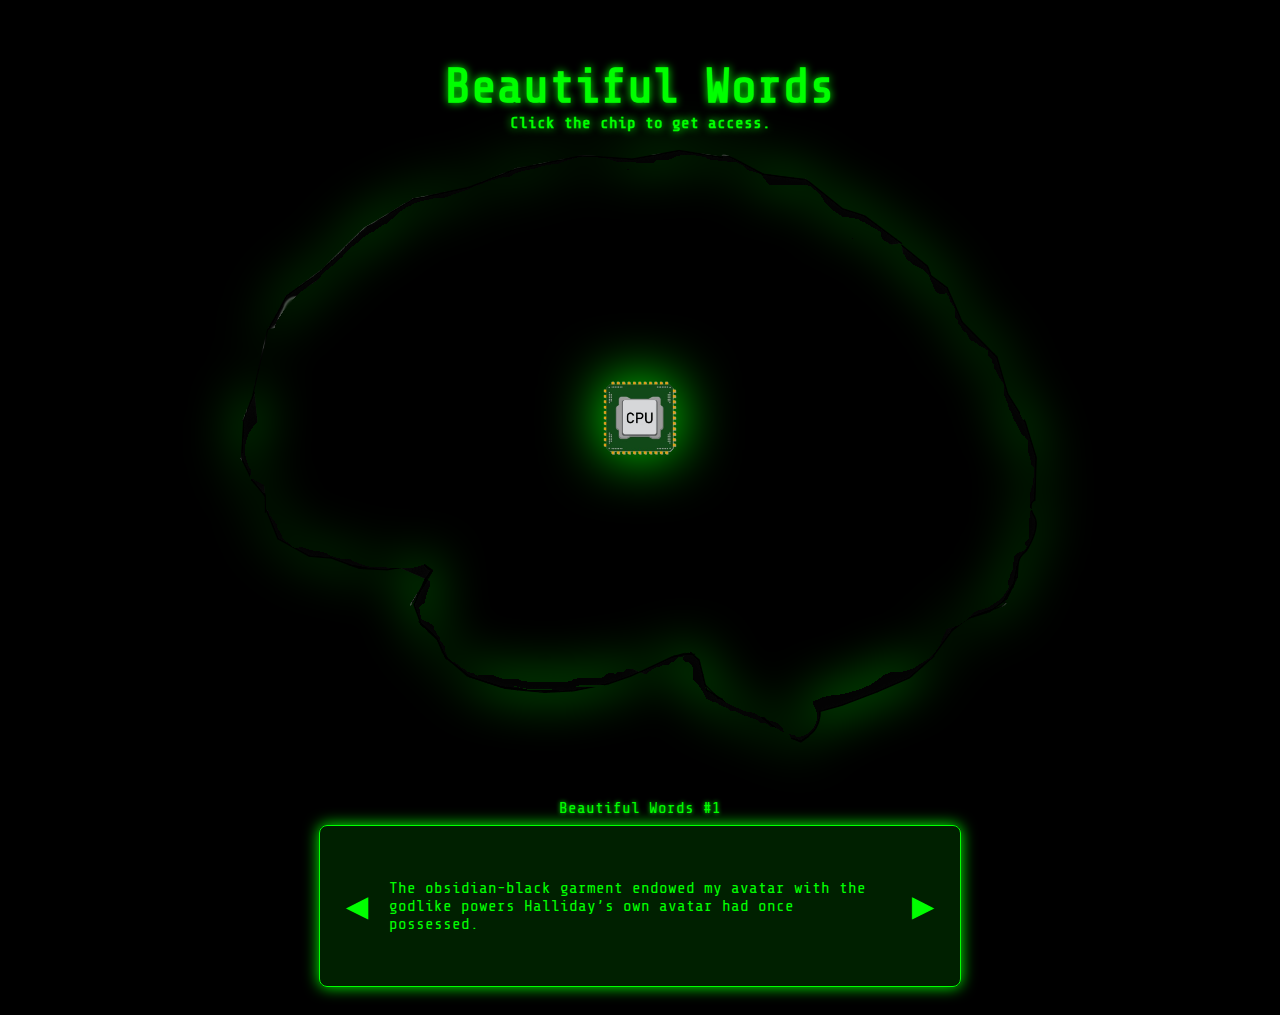
<file: index.html>
<!DOCTYPE html>
<html lang="en">
  <head>
    <meta charset="UTF-8" />
    <meta name="viewport" content="width=device-width, initial-scale=1.0" />
    <title>Merging Minds with Machines</title>
    <link rel="stylesheet" href="style.css" />
    <link
      href="https://fonts.googleapis.com/css2?family=Share+Tech+Mono&display=swap"
      rel="stylesheet"
    />
    <script src="script.js" defer></script>
  </head>
  <body class="lock-scroll">
    <h1>Beautiful Words</h1>
    <h2>Click the chip to get access.</h2>

    <div class="image-container">
      <img src="brain_nobg.png" class="brain" alt="Brain illustration" />

      <div id="chip">
        <img src="chip.png" alt="Chip" />
        <span class="chip-message"></span>
      </div>
    </div>

    <div class="text-display-container">
      <div class="sentence-counter">
        Beautiful Words #<span id="sentence-number">1</span>
      </div>
      <div class="text-display">
        <button class="arrow left" id="prev">&#9664;</button>
        <p id="sentence-text">The obsidian-black garment endowed my avatar with the godlike powers Halliday’s own avatar had once possessed.</p>
        <button class="arrow right" id="next">&#9654;</button>
      </div>
    </div>

    <audio id="chip-sound" src="click.mp3" preload="auto"></audio>
  </body>
</html>
</file>
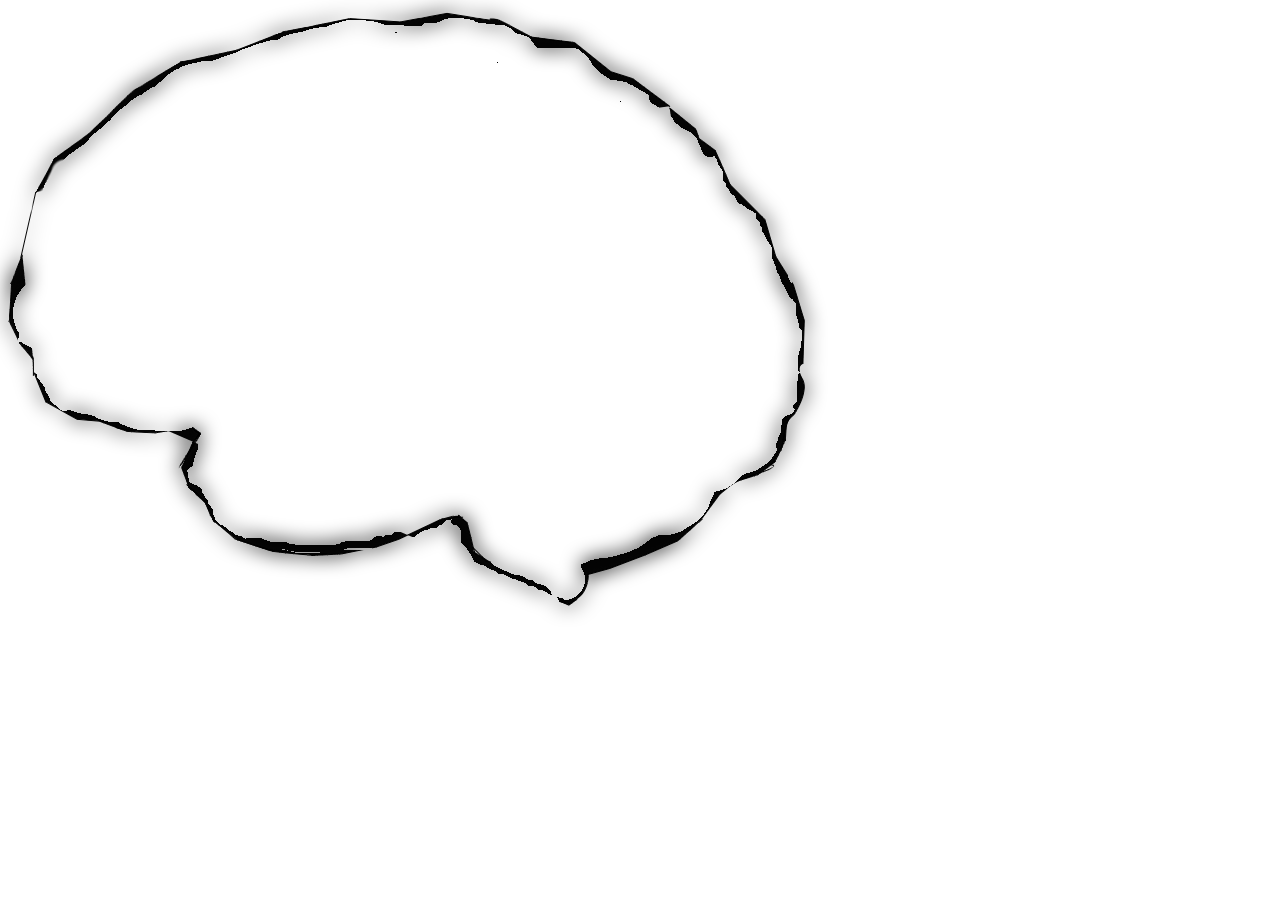
<file: brain.html>
<!DOCTYPE html>
<html lang="en">
<head>
  <meta charset="UTF-8">
  <meta name="viewport" content="width=device-width, initial-scale=1.0">
  <title>Document</title>
</head>
<body>
  <img src="brain_nobg.png" class="brain" alt="Brain illustration" />
  
  <style>
  img {
  filter: drop-shadow(0 0 10px rgba(0,0,0,1));
  transform: scale(1);
}
  </style>
  
</body>
</html>
</file>
<file: style.css>
html {
  scroll-behavior: smooth;
}

body {
  font-family: 'Share Tech Mono', monospace;
  font-size: 16px;
  background-color: #000;
  color: #00ff00;
  text-align: center;
  padding: 20px;
  min-height: 100vh;
  display: flex;
  flex-direction: column;
  align-items: center;
}

body.lock-scroll {
  overflow: hidden;
}

h1 {
  color: #00ff00;
  font-size: 3rem;
  text-shadow: 0 0 8px #00ff00;
  margin-bottom: 30px;
}

h2 {
  color: #00ff00;
  font-size: 1rem;
  text-shadow: 0 0 8px #00ff00;
  margin-top: -30px;
}

.image-container {
  position: relative;
  display: inline-block;
  margin-bottom: 30px;
}

.brain {
  filter: drop-shadow(0 0 25px #00ff00);
  max-width: 100%;
  height: auto;
}

#chip {
  position: absolute;
  top: 40%;
  left: 45%;
  display: flex;
  flex-direction: column;
  align-items: center;
  scale: 2;
  z-index: 10;
}

#chip img {
  width: 80px;
  height: auto;
  transition: transform 0.3s ease, filter 0.3s ease;
  filter: drop-shadow(0 0 15px #00ff00);
  cursor: pointer;
}

#chip:hover img {
  transform: scale(1.1);
  filter: drop-shadow(0 0 25px #00ff00);
}

.chip-message {
  margin-top: -5px;
  color: #00ff00;
  font-weight: bold;
  font-size: 0.75rem;
  opacity: 0;
  transition: opacity 0.5s;
  text-shadow: 0 0 5px #00ff00;
  font-size: 6px;
}

.text-display-container {
  color: #00ff00;
  font-family: 'Share Tech Mono', monospace;
  margin-top: 20px;
}

.sentence-counter {
  font-size: 1rem;
  margin-bottom: 8px;
  color: #00ff00;
  text-shadow: 0 0 4px #00ff00;
}

.text-display {
  background-color: rgba(0, 64, 0, 0.5);
  border: 1px solid #00ff00;
  border-radius: 8px;
  padding: 20px;
  display: flex;
  align-items: center;
  justify-content: space-between;
  max-width: 600px;
  min-height: 120px;
  box-shadow: 0 0 15px #00ff00;
  position: relative;
}

#sentence-text {
  flex: 1;
  font-size: 1rem;
  color: #00ff00;
  margin: 0 15px;
  max-height: 100px;
  overflow-y: auto;
  text-align: left;
  padding-right: 10px;
}

#sentence-text::-webkit-scrollbar {
  width: 6px;
}

#sentence-text::-webkit-scrollbar-thumb {
  background-color: #00ff00;
  border-radius: 4px;
}

.arrow {
  background: none;
  border: none;
  color: #00ff00;
  font-size: 1.8rem;
  cursor: pointer;
  transition: transform 0.2s ease, color 0.2s ease;
}

.arrow:hover {
  transform: scale(1.3);
  color: #00ff88;
}
</file>
